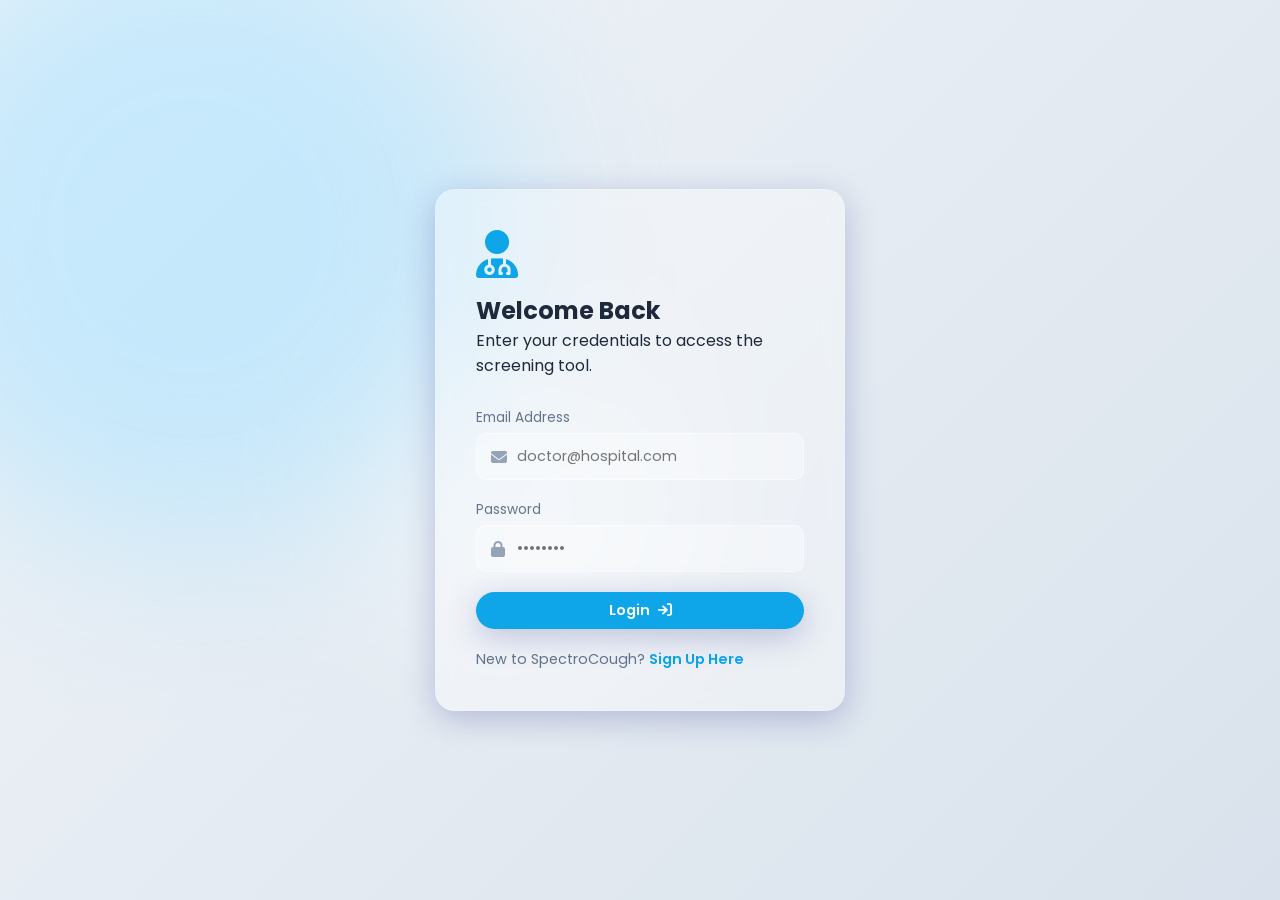
<file: frontend/login.html>
<!DOCTYPE html>
<html lang="en">
<head>
    <meta charset="UTF-8">
    <meta name="viewport" content="width=device-width, initial-scale=1.0">
    <title>Login | SpectroCough</title>
    
    <link rel="stylesheet" href="style.css">
    
    <link rel="preconnect" href="https://fonts.googleapis.com">
    <link rel="preconnect" href="https://fonts.gstatic.com" crossorigin>
    <link href="https://fonts.googleapis.com/css2?family=Poppins:wght@300;400;500;600;700&display=swap" rel="stylesheet">
    <link rel="stylesheet" href="https://cdnjs.cloudflare.com/ajax/libs/font-awesome/6.4.0/css/all.min.css">
</head>
<body class="login-body">
    <div class="bg-shape shape-1"></div>
    <div class="bg-shape shape-3"></div>

    <main class="login-container">
        <div class="glass-card auth-card">
            
            <div class="auth-header">
                <i class="fa-solid fa-user-doctor auth-icon"></i>
                <h2 id="form-title">Welcome Back</h2>
                <p id="form-subtitle">Enter your credentials to access the screening tool.</p>
            </div>

            <form id="login-form" onsubmit="handleLogin(event)">
                <div class="form-group">
                    <label for="login-email">Email Address</label>
                    <div class="input-wrapper">
                        <i class="fa-solid fa-envelope input-icon"></i>
                        <input type="email" id="login-email" class="glass-input" placeholder="doctor@hospital.com" required>
                    </div>
                </div>

                <div class="form-group">
                    <label for="login-pass">Password</label>
                    <div class="input-wrapper">
                        <i class="fa-solid fa-lock input-icon"></i>
                        <input type="password" id="login-pass" class="glass-input" placeholder="••••••••" required>
                    </div>
                </div>

                <button type="submit" class="glass-btn primary-btn full-width">
                    Login <i class="fa-solid fa-arrow-right-to-bracket"></i>
                </button>

                <p class="toggle-auth">
                    New to SpectroCough? <span onclick="showSignup()">Sign Up Here</span>
                </p>
            </form>

            <form id="signup-form" class="hidden" onsubmit="handleSignup(event)">
                <div class="form-group">
                    <label for="signup-name">Full Name</label>
                    <div class="input-wrapper">
                        <i class="fa-solid fa-user input-icon"></i>
                        <input type="text" id="signup-name" class="glass-input" placeholder="Dr. John Doe" required>
                    </div>
                </div>

                <div class="form-group">
                    <label for="signup-email">Email Address</label>
                    <div class="input-wrapper">
                        <i class="fa-solid fa-envelope input-icon"></i>
                        <input type="email" id="signup-email" class="glass-input" placeholder="doctor@hospital.com" required>
                    </div>
                </div>

                <div class="form-group">
                    <label for="signup-pass">Create Password</label>
                    <div class="input-wrapper">
                        <i class="fa-solid fa-lock input-icon"></i>
                        <input type="password" id="signup-pass" class="glass-input" placeholder="••••••••" required>
                    </div>
                </div>

                <button type="submit" class="glass-btn primary-btn full-width">
                    Create Account <i class="fa-solid fa-user-plus"></i>
                </button>

                <p class="toggle-auth">
                    Already have an account? <span onclick="showLogin()">Login Here</span>
                </p>
            </form>

        </div>
    </main>
    
    <script src="script.js"></script>
</body>
</html>
</file>
<file: frontend/style.css>
/* =========================================
   1. VARIABLES & THEME SETUP
   ========================================= */
   :root {
    /* --- Colors --- */
    --bg-gradient: linear-gradient(135deg, #f0f4f8 0%, #d9e2ec 100%);
    
    /* Glass Effect Variables */
    --glass-bg: rgba(255, 255, 255, 0.35);
    --glass-border: rgba(255, 255, 255, 0.2);
    --glass-shadow: 0 8px 32px 0 rgba(31, 38, 135, 0.25);
    --blur-amt: 10px;

    /* Text Colors */
    --text-primary: #1e293b;   /* Slate 800 */
    --text-secondary: #64748b; /* Slate 500 */
    --text-light: #94a3b8;     /* Slate 400 */

    /* Brand Colors */
    --primary: #0ea5e9;        /* Sky Blue */
    --primary-dark: #0284c7;   /* Darker Blue */
    --primary-glow: rgba(14, 165, 233, 0.4);
    
    /* Status Colors */
    --success: #10b981;        /* Emerald Green */
    --warning: #f59e0b;        /* Amber */
    --danger: #ef4444;         /* Red */

    /* --- Spacing & Layout --- */
    --nav-height: 10px;
    --border-radius: 20px;
}

/* =========================================
   2. GLOBAL RESET & BODY
   ========================================= */
* {
    margin: 0;
    padding: 0;
    box-sizing: border-box;
    font-family: 'Poppins', sans-serif;
}

body {
    background: var(--bg-gradient);
    min-height: 100vh;
    color: var(--text-primary);
    overflow-x: hidden;
    position: relative;
    padding-top: var(--nav-height); /* Prevent content hiding behind nav */
    background-attachment: fixed; 
}

a { text-decoration: none; color: inherit; }
ul { list-style: none; }

/* =========================================
   3. BACKGROUND SHAPES (ANIMATED)
   ========================================= */
.bg-shape {
    position: fixed;
    border-radius: 50%;
    filter: blur(80px);
    z-index: -1;
    opacity: 0.75;
    animation: floatShape 10s infinite alternate;
    pointer-events: none;
}


.shape-1 {
    top: -10%; left: -10%;
    width: 50vw; height: 50vw;
    background: #bae6fd;
}

.shape-2 {
    bottom: -10%; right: -10%;
    width: 40vw; height: 40vw;
    background: #e0f2fe;
    animation-delay: 2s;
}

.shape-3 {
    top: 40%; left: 30%;
    width: 25vw; height: 25vw;
    background: #ffffff;
    opacity: 0.4;
    animation-delay: 4s;
}

@keyframes floatShape {
    0% { transform: translate(0, 0); }
    100% { transform: translate(30px, 50px); }
}

/* =========================================
   4. GLASSMORPHISM UTILITIES
   ========================================= */
.glass-nav, .glass-card, .glass-btn, .metric-box,.glass-panel, .glass-table {
    background: var(--glass-bg);
    backdrop-filter: blur(var(--blur-amt));
    -webkit-backdrop-filter: blur(var(--blur-amt));
    border: 1px solid var(--glass-border);
    box-shadow: var(--glass-shadow);
    border-radius: var(--border-radius);
}


/* =========================================
   5. NAVIGATION BAR
   ========================================= */
.glass-nav {
    display: flex;
    justify-content: space-between;
    align-items: center;
    padding: 0 2rem;
    height: 70px;
    position: relative;
    top: 20px;
    left: 50%;
    transform: translateX(-50%);
    width: 92%;
    max-width: 1400px;
    z-index: 1000;
    background: transparent !important;
}

/* Nav Left (Logo) */
.nav-left .logo-container {
    display: flex;
    align-items: center;
    gap: px;
    font-size: 1.5rem;
    font-weight: 700;
    color: var(--primary-dark);
}
.logo-icon { font-size: 1.8rem; color: var(--primary); }

/* ===== CUSTOM LOGO ICON ===== */

/*.logo-container {
    display: flex;
    align-items: center;
    gap: 6px;
}*/

.logo-icon-img {
    width: 70px;          /* control size */
    height: 70px;

    object-fit: contain;

    display: block;

    /* optional polish */
    filter: drop-shadow(0 2px 4px rgba(0,0,0,0.2));
    border-radius: 8px;
    backdrop-filter: blur(4px);
}

/* Nav Center (Links) */
.nav-center {
    display: flex;
    gap: 30px;
}

.nav-link {
    font-weight: 500;
    font-size: 0.95rem;
    color: var(--text-primary);
    transition: 0.3s;
    position: relative;
    padding: 5px 10px;
}

.nav-link:hover, .nav-link.active {
    color: var(--primary);
}

.nav-link.active::after {
    content: '';
    position: absolute;
    bottom: 0; left: 0;
    width: 100%; height: 2px;
    background: var(--primary);
    border-radius: 2px;
}

/* Locked State */
.nav-link.locked {
    color: var(--text-light);
    cursor: not-allowed;
}
.nav-link.locked i { font-size: 0.75rem; margin-left: 4px; }

/* Sub-links (Deep Dive pages) */
.secondary-link { font-size: 0.85rem; }

/* Nav Right (Auth) */
.nav-right { display: flex; align-items: center; gap: 15px; }

#user-profile {
    display: flex;
    align-items: center;
    gap: 10px;
    font-weight: 600;
    color: var(--primary-dark);
}

.icon-btn {
    background: none; border: none;
    color: var(--danger);
    font-size: 1.1rem; cursor: pointer;
    transition: 0.2s;
}
.icon-btn:hover { transform: scale(1.1); }

/* =========================================
   6. BUTTONS & INPUTS
   ========================================= */
.glass-btn {
    padding: 8px 20px;
    font-size: 0.9rem;
    font-weight: 600;
    color: var(--primary-dark);
    cursor: pointer;
    transition: all 0.3s ease;
    display: inline-flex;
    align-items: center;
    gap: 8px;
    background: rgba(255,255,255,0.5);
}

.glass-btn:hover {
    background: var(--primary);
    color: white;
    box-shadow: 0 5px 15px var(--primary-glow);
    border-color: transparent;
}

.glass-btn-large {
    padding: 15px 35px;
    font-size: 1.1rem;
    border-radius: 50px;
}

.primary-btn {
    background: var(--primary);
    color: white;
    border: none;
}
.primary-btn:hover { background: var(--primary-dark); }

.full-width { width: 100%; justify-content: center; }

.glass-input {
    width: 100%;
    padding: 12px 15px;
    padding-left: 40px; /* Space for icon */
    border: 1px solid rgba(255,255,255,0.5);
    background: rgba(255,255,255,0.3);
    border-radius: 10px;
    outline: none;
    font-size: 0.9rem;
    transition: 0.3s;
}

.glass-input:focus {
    background: rgba(255,255,255,0.8);
    border-color: var(--primary);
    box-shadow: 0 0 0 3px var(--primary-glow);
}

/* =========================================
   7. PAGE: LANDING (index.html)
   ========================================= */
.hero-section {
    display: flex;
    min-height: 90vh;
    align-items: center;
    width: 90%;
    max-width: 1400px;
    margin: 0 auto;
}

.hero-left { 
    width: 50%; 
    /*padding-right: 40px;*/
    display: flex;
    flex-direction: column;
    justify-content: center;
    align-items: center; /* Centers horizontally */
    text-align: center;  /* Centers text */
    padding-right: 0 !important; /* Reset previous padding */
}
.hero-right {
    width: 50%;
    position: relative;
    height: 600px; /* Make sure this is not auto or 0 */
    display: flex;
    justify-content: center;
    align-items: center;
}

.model-container {
    width: 100%;
    height: 100%;
}

.hero-title {
    font-size:clamp(2.8rem, 8vw, 5.5rem);
    line-height: 1.15;
    margin-bottom: 1rem;
    background: -webkit-linear-gradient(0deg, var(--primary-dark), var(--primary));
    -webkit-background-clip: text;
    -webkit-text-fill-color: transparent;
    word-break: break-word;
}

.hero-tagline { font-size: 1.25rem; color: var(--text-secondary); margin-bottom: 1.5rem; font-weight: 400; }
.hero-desc { font-size: 1rem; color: var(--text-secondary); line-height: 1.7; margin-bottom: 2.5rem; max-width: 90%; }

/* 3D Model Animation */
.model-glow {
    position: absolute; width: 350px; height: 350px;
    background: var(--primary-glow); filter: blur(90px);
    border-radius: 50%; z-index: 0;
    animation: pulseGlow 4s infinite alternate;
}

.rotating-model {
    width: 100%; max-width: 450px; z-index: 2;
    animation: rotate3D 15s linear infinite;
    filter: drop-shadow(0 20px 30px rgba(0,0,0,0.15));
}

@keyframes rotate3D { from { transform: rotateY(0deg); } to { transform: rotateY(360deg); } }
@keyframes pulseGlow { from { opacity: 0.5; transform: scale(0.9); } to { opacity: 0.8; transform: scale(1.1); } }

/* Features Grid */
.features-section { padding: 4rem 5%; text-align: center; max-width: 1400px; margin: 0 auto; }
.section-title { font-size: 2.5rem; margin-bottom: 3rem; color: var(--text-primary); }

.features-grid {
    display: grid;
    grid-template-columns: repeat(4, 1fr);
    gap: 25px;
}

.feature-card {
    padding: 25px; text-align: center;
    transition: transform 0.3s;
}
.feature-card:hover { transform: translateY(-8px); background: rgba(255,255,255,0.8); }

.feature-icon { font-size: 2rem; color: var(--primary); margin-bottom: 15px; }
.feature-card h4 { font-size: 1.1rem; margin-bottom: 8px; }
.feature-card p { font-size: 0.85rem; color: var(--text-secondary); }

/* Steps */
.steps-section { padding: 4rem 5%; background: rgba(255,255,255,0.15); }
.steps-container { display: flex; justify-content: center; align-items: center; gap: 20px; flex-wrap: wrap; }
.step-box { background: white; padding: 15px 30px; border-radius: 50px; font-weight: 600; color: var(--primary-dark); box-shadow: 0 4px 10px rgba(0,0,0,0.05); }
.step-arrow { color: var(--text-light); font-size: 1.5rem; }

/* as */
.metrics-section { padding: 4rem 5%; display: flex; justify-content: center; gap: 30px; flex-wrap: wrap; }
.metric-box { padding: 30px; width: 220px; text-align: center; }
.metric-box h3 { font-size: 2.5rem; color: var(--primary-dark); margin-bottom: 5px; }

/* =========================================
   8. PAGE: LOGIN (login.html)
   ========================================= */
/* --- UPDATE in style.css --- */

.login-body {
    display: flex;
    justify-content: center;
    align-items: center;
    min-height: 100vh;
    padding-top: 0 !important; /* OVERRIDE global body padding */
    background: var(--bg-gradient);
    overflow: hidden; /* Prevents scrollbars */
}

.login-container {
    width: 100%;
    max-width: 450px; /* Limits width for perfect centering */
    padding: 20px;
    z-index: 10;
}

.auth-card {
    width: 100%;
    padding: 40px;
    /* Optional: Slight animation when switching */
    transition: all 0.3s ease-in-out;
}

/* Ensure hidden forms take up zero space */
.hidden {
    display: none !important;
}
.auth-header { margin-bottom: 30px; }
.auth-icon { font-size: 3rem; color: var(--primary); margin-bottom: 15px; }

.form-group { margin-bottom: 20px; text-align: left; }
.form-group label { display: block; font-size: 0.85rem; margin-bottom: 5px; color: var(--text-secondary); }

.input-wrapper { position: relative; }
.input-icon { position: absolute; left: 15px; top: 50%; transform: translateY(-50%); color: var(--text-light); }

.toggle-auth { margin-top: 20px; font-size: 0.9rem; color: var(--text-secondary); }
.toggle-auth span { color: var(--primary); font-weight: 600; cursor: pointer; }
.hidden { display: none; }

/* =========================================
   9. PAGE: SCREENING (screening.html)
   ========================================= */
.screening-container { 
    width: 100%; 
    max-width: 1200px; 
    margin: 50px auto; 
    text-align: center;
    /* Animation settings */
    opacity: 0;
    background: transparent;
    animation: fadeSlideUp 0.8s cubic-bezier(0.2, 0.8, 0.2, 1) forwards;
    position: relative;
    z-index: 2;
}

/* 2. Keyframes for the slide-up effect */
@keyframes fadeSlideUp {
    from { opacity: 0; transform: translateY(30px); }
    to { opacity: 1; transform: translateY(0); }
}
.page-title { font-size: 2.5rem; margin-bottom: 40px; color: var(--text-primary); }

.panels-wrapper { 

    display: flex;
    gap: 40px;

    margin-top: 40px;

    position: relative;
    z-index: 2;   /* brings above bg shapes properly */   
    min-height: 500px;
}
.screening-panel {
    flex: 1;
    padding: 25px;

    display: flex;
    flex-direction: column;
    align-items: center;

    /* CRITICAL GLASS FIX */
    background: rgba(255, 255, 255, 0.25) !important;

    backdrop-filter: blur(18px);
    -webkit-backdrop-filter: blur(18px);

    border: 1px solid rgba(255,255,255,0.3);

    box-shadow: 0 15px 40px rgba(14,165,233,0.15);

    border-radius: 20px;

    transition: all 0.4s cubic-bezier(0.25, 0.8, 0.25, 1);
}

.screening-panel:hover {
    transform: translateY(-10px); /* Lift up */
    box-shadow: 0 20px 40px rgba(14, 165, 233, 0.2);
    border-color: var(--primary);
}

.panel-header { margin-bottom: 20px; color: var(--primary-dark); }
.panel-icon { font-size: 2.5rem; margin-bottom: 10px; }

.panel-note {
    background: rgba(239, 68, 68, 0.1); color: var(--danger);
    padding: 10px 15px; border-radius: 10px; font-size: 0.85rem;
    margin-bottom: 30px; width: 100%;
}

.injection-box {
    width: 100%; flex-grow: 1;
    background: transparent;   /* 🔥 THIS WAS KILLING GLASS */
    
    border: 2px dashed rgba(255,255,255,0.4);

    backdrop-filter: blur(6px);
    display: flex; flex-direction: column; justify-content: center; align-items: center;
    margin-bottom: 20px; cursor: pointer; transition: 0.3s;
}
.injection-box:hover { border-color: var(--primary); background: rgba(14, 165, 233, 0.05); }
.upload-icon { font-size: 3rem; color: #cbd5e1; margin-bottom: 15px; }

/* =========================================
   PREMIUM AI LOADING SCREEN
========================================= */

.processing-overlay{

    position:fixed;

    inset:0;

    display:flex;

    justify-content:center;

    align-items:center;

    background:rgba(8,18,40,.40);

    backdrop-filter:blur(28px);

    -webkit-backdrop-filter:blur(28px);

    z-index:999999;

    overflow:hidden;

}

.processing-overlay::before{

    content:"";

    position:absolute;

    inset:0;

    background:

    radial-gradient(

        circle,

        rgba(14,165,233,.08),

        transparent 65%

    );

    animation:overlayPulse 4s infinite;

}

@keyframes overlayPulse{

0%{

opacity:.4;

}

50%{

opacity:1;

}

100%{

opacity:.4;

}

}

.loading-content{

    display:flex;

    flex-direction:column;

    justify-content:center;

    align-items:center;

    text-align:center;

    width:100%;

    height:100%;

    z-index:2;

}

.loading-animation{

    width:280px;

    height:280px;

    margin-bottom:35px;

}

.ai-core{

    position:absolute;

    inset:50% auto auto 50%;

    transform:translate(-50%,-50%);

    width:120px;

    height:120px;

    border-radius:50%;

    display:flex;

    justify-content:center;

    align-items:center;

    background:linear-gradient(
        135deg,
        #0ea5e9,
        #2563eb
    );

    box-shadow:
        0 0 30px rgba(14,165,233,.55),
        inset 0 0 25px rgba(255,255,255,.25);

    animation:
        aiPulse 2.3s infinite;
}

.ai-core i{

    color:white;

    font-size:3.2rem;

}

.pulse-ring{

    position:absolute;

    inset:50% auto auto 50%;

    transform:translate(-50%,-50%);

    width:110px;

    height:110px;

    border-radius:50%;

    border:2px solid rgba(14,165,233,.55);

    animation:
        ringExpand 2.6s infinite;

}

.ring2{

    animation-delay:1.3s;

}

@keyframes ringExpand{

0%{

transform:translate(-50%,-50%) scale(.8);

opacity:1;

}

100%{

transform:translate(-50%,-50%) scale(2.3);

opacity:0;

}

}

@keyframes aiPulse{

0%{

transform:translate(-50%,-50%) scale(.95);

}

50%{

transform:translate(-50%,-50%) scale(1.08);

}

100%{

transform:translate(-50%,-50%) scale(.95);

}

}

.mic-mode .ai-core{

    background:
    linear-gradient(
        135deg,
        #10b981,
        #06b6d4
    );

}

.mic-mode .pulse-ring{

    border-color:
    rgba(16,185,129,.6);

}




#loading-title{

    margin-top:20px;

    color:white;

    font-size:2rem;

    font-weight:700;

    letter-spacing:.5px;

}

#loading-status{

    margin-top:18px;

    color:#dbeafe;

    font-size:1.05rem;

    min-height:30px;

    animation:textPulse 1.5s infinite;

}


@keyframes textPulse{

0%{

opacity:.5;

}

50%{

opacity:1;

}

100%{

opacity:.5;

}

}
.hidden{
    display:none !important;
}
/* =========================================
   10. PAGE: RESULT (result.html)
   ========================================= */
.result-container { width: 90%; max-width: 1000px; margin: 50px auto; }

.result-main-card { padding: 50px; text-align: center; margin-bottom: 40px; }
.result-header { margin-bottom: 30px; }
.badge {
    padding: 5px 15px; border-radius: 50px; font-size: 0.85rem; font-weight: 600;
    display: inline-block; margin-bottom: 10px;
}
.badge.success { background: rgba(16, 185, 129, 0.15); color: var(--success); }
.badge.warning { background: rgba(245, 158, 11, 0.15); color: var(--warning); }
.badge.danger { background: rgba(239, 68, 68, 0.15); color: var(--danger); }
#panel-badge { background: #e0f2fe; color: var(--primary-dark); }

.prediction-display { display: flex; flex-direction: column; align-items: center; }
.icon-ring-large {
    width: 100px; height: 100px; border-radius: 50%;
    background: rgba(239, 68, 68, 0.1); color: var(--danger);
    display: flex; justify-content: center; align-items: center;
    font-size: 3rem; margin-bottom: 20px;
}

.disease-name { font-size: 3rem; font-weight: 800; color: var(--text-primary); margin-bottom: 30px; }

.probability-container { width: 80%; margin-bottom: 30px; }
.prob-labels { display: flex; justify-content: space-between; margin-bottom: 8px; font-weight: 600; }
.progress-bar-bg { width: 100%; height: 12px; background: #e2e8f0; border-radius: 10px; overflow: hidden; }
.progress-bar-fill { height: 100%; background: var(--danger); border-radius: 10px; transition: width 1s ease; }

/* ========================================
   DIFFERENTIAL PROBABILITY BARS
======================================== */

#probability-breakdown {
    display: flex;
    flex-direction: column;
    gap: 18px;
    margin-top: 25px;
}

.probability-card {

    padding: 16px 18px;

    background: rgba(255,255,255,0.22);

    border: 1px solid rgba(255,255,255,0.25);

    backdrop-filter: blur(12px);

    border-radius: 18px;

    transition: all 0.35s ease;
}

.probability-card:hover {

    transform: translateY(-3px);

    box-shadow:
        0 10px 25px rgba(14,165,233,0.15);
}

.winner-card {

    border: 1px solid rgba(14,165,233,0.5);

    box-shadow:
        0 0 25px rgba(14,165,233,0.18);
}

.probability-header {

    display: flex;

    justify-content: space-between;

    align-items: center;

    margin-bottom: 10px;
}

.probability-name {

    font-weight: 700;

    font-size: 1rem;

    color: var(--text-primary);

    letter-spacing: 0.5px;
}

.probability-value {

    font-weight: 700;

    color: var(--primary-dark);
}

.probability-bar-bg {

    width: 100%;

    height: 12px;

    background: rgba(226,232,240,0.8);

    border-radius: 999px;

    overflow: hidden;
}

.probability-bar-fill {

    height: 100%;

    border-radius: 999px;

    background:
        linear-gradient(
            90deg,
            var(--primary-dark),
            var(--primary)
        );

    transition:
        width 1s ease;
}

.action-grid { display: grid; grid-template-columns: repeat(3, 1fr); gap: 20px; }
.action-card {
    padding: 25px; display: flex; flex-direction: column; align-items: center; text-align: center;
    height: 100%; justify-content: space-between;
}
.action-card::before {
    display: none !important;
}

.action-card {
    background: rgba(255,255,255,0.14) !important;
    border: 1px solid rgba(255,255,255,0.18);
    transition: all 0.35s ease;
}

.action-card:hover {
    transform: translateY(-4px);
    background: rgba(255,255,255,0.18) !important;
    box-shadow: 0 10px 25px rgba(14,165,233,0.12);
    color: steelblue;
}
.action-icon { font-size: 2rem; color: var(--primary); margin-bottom: 15px; }
.action-arrow { margin-top: 15px; opacity: 0; transition: 0.3s; }
.action-card:hover .action-arrow { opacity: 1; transform: translateX(5px); }

/* =========================================
   11. PAGE: REPORT (report.html)
   ========================================= */
.report-container { width: 90%; max-width: 1200px; margin: 50px auto; }
.report-card { padding: 30px; }
.report-header { display: flex; justify-content: space-between; align-items: center; margin-bottom: 30px; }

.table-responsive { overflow-x: auto; }
.glass-table { width: 100%; border-collapse: collapse; }
.glass-table th, .glass-table td { padding: 15px 20px; text-align: left; border-bottom: 1px solid rgba(255,255,255,0.4); }
.glass-table th { background: rgba(14, 165, 233, 0.1); color: var(--primary-dark); font-weight: 600; }
.glass-table tr:hover td { background: rgba(255,255,255,0.3); }

.status-badge { padding: 4px 12px; border-radius: 4px; font-size: 0.8rem; font-weight: 600; }
.status-badge.danger { color: var(--danger); background: rgba(239,68,68,0.1); }
.status-badge.warning { color: var(--warning); background: rgba(245,158,11,0.1); }
.status-badge.success { color: var(--success); background: rgba(16,185,129,0.1); }

/* =========================================
   12. PAGE: EXPLANATORY LAB (explanatory.html)
   ========================================= */
.lab-container { width: 90%; max-width: 1100px; margin: 50px auto; }
.lab-header { text-align: center; margin-bottom: 40px; }

.definitions-grid { display: grid; grid-template-columns: 1fr 1fr; gap: 30px; margin-bottom: 50px; }
.def-card { padding: 30px; position: relative; overflow: hidden; }
.def-card.layman { border-left: 5px solid var(--primary); }
.def-card.scientific { border-left: 5px solid var(--primary-dark); }
.card-icon { position: absolute; top: 20px; right: 20px; font-size: 3rem; opacity: 0.1; }

.metrics-grid { display: grid; grid-template-columns: repeat(3, 1fr); gap: 20px; }
.metric-item{

    padding:24px;

    display:flex;
    flex-direction:column;
    justify-content:center;
    align-items:center;

    text-align:center;

    min-height:170px;

    background:rgba(255,255,255,.24);

    border:1px solid rgba(255,255,255,.28);

    backdrop-filter:blur(18px);
    -webkit-backdrop-filter:blur(18px);

    border-radius:20px;

    box-shadow:
        0 15px 40px rgba(14,165,233,.12);

    transition:
        transform .35s ease,
        box-shadow .35s ease,
        border-color .35s ease;
}
.metric-item:hover{

    transform:translateY(-6px);

    border-color:rgba(14,165,233,.45);

    box-shadow:
        0 20px 45px rgba(14,165,233,.18);
}
.metric-value{

    font-size:2rem;

    font-weight:800;

    margin:12px 0;

    color:var(--primary);

    letter-spacing:.5px;
}
.metric-unit { font-size: 0.8rem; color: var(--text-light); }

/* =========================================
   13. PAGE: VISUAL AIDS (visual_aids.html)
   ========================================= */
.visuals-container { width: 90%; max-width: 1100px; margin: 50px auto; }
.comparison-grid { display: grid; grid-template-columns: 1fr 1fr; gap: 40px; margin-bottom: 40px; }
.visual-card { padding: 20px; }
.visual-card.warning-border { border: 2px solid var(--warning); }

.img-container {
    width: 100%; height: 250px; background: #000;
    margin: 15px 0; border-radius: 10px; overflow: hidden; display: flex; align-items: center; justify-content: center;
}

.spectrogram-img {
    width: 100%;
    height: 100%;
    object-fit: contain;
    background: black;
}
.visual-desc { font-size: 0.9rem; line-height: 1.6; }

/* Waveform Animation Simulation */
.waveform-section { padding: 30px; text-align: center; }
.waveform-placeholder {
    height: 100px; display: flex; justify-content: center; align-items: center; gap: 5px; margin: 20px 0;
}
.wave-bar { width: 8px; background: var(--primary); border-radius: 4px; animation: waveAnim 1s ease-in-out infinite; }
.wave-bar:nth-child(odd) { animation-duration: 1.2s; background: var(--primary-dark); }
@keyframes waveAnim { 0%, 100% { height: 20%; } 50% { height: 100%; } }

/* =========================================
   14. PAGE: LOGIC (what_changed.html)
   ========================================= */
/*=========================================
  COUNTERFACTUAL LOGIC PAGE
=========================================*/

.logic-container{

    width:92%;

    max-width:1300px;

    margin:55px auto;
}

.logic-grid{

    display:flex;

    flex-direction:column;

    gap:40px;
}

.logic-section{

    display:flex;

    flex-direction:column;

    gap:18px;
}

.logic-title{

    font-size:1.7rem;

    font-weight:700;

    color:var(--text-primary);

    margin-bottom:5px;
}

.logic-title span{

    color:var(--primary-dark);
}

.logic-feature-panel{

    padding:25px;

    display:grid;

    grid-template-columns:
    repeat(auto-fit,minmax(250px,1fr));

    gap:18px;
}

.cf-feature-card{

    background:
    rgba(255,255,255,0.18);

    border:

    1px solid rgba(255,255,255,.25);

    border-radius:18px;

    padding:18px;

    transition:.3s;
}

.cf-feature-card:hover{

    transform:translateY(-4px);

    box-shadow:

    0 10px 30px rgba(14,165,233,.15);
}

.cf-feature-name{

    font-size:1rem;

    font-weight:700;

    margin-bottom:15px;

    color:var(--primary-dark);

    letter-spacing:.5px;
}

.cf-feature-values{

    display:flex;

    justify-content:space-between;

    gap:15px;

    text-align:center;
}

.cf-feature-values span{

    display:block;

    font-size:.75rem;

    opacity:.75;

    margin-bottom:6px;
}

.cf-feature-values strong{

    display:block;

    font-size:1rem;
}

.cf-feature-values small{

    display:block;

    color:var(--primary-dark);

    margin-top:4px;
}

.logic-explanation-panel{

    padding:28px;
}

.logic-explanation-panel h3{

    display:flex;

    align-items:center;

    gap:10px;

    margin-bottom:18px;

    color:var(--primary-dark);
}

.logic-description{

    line-height:1.9;

    font-size:.98rem;

    white-space:pre-line;

    text-align:justify;
}

.logic-description br{

    margin-bottom:10px;
}

/* =========================================
   15. PAGE: ABOUT (about.html)
   ========================================= */
.about-container { width: 90%; max-width: 1200px; margin: 50px auto; }
.about-hero { text-align: center; margin-bottom: 60px; max-width: 800px; margin-left: auto; margin-right: auto; }
.about-desc { font-size: 1.1rem; line-height: 1.8; color: var(--text-secondary); }

.tech-grid{

display:grid;

grid-template-columns:repeat(3,minmax(260px,1fr));

gap:30px;

margin-bottom:80px;
}
.tech-card { padding: 30px; text-align: center; }
.tech-icon { font-size: 2.5rem; color: var(--primary); margin-bottom: 20px; }

.team-grid { display: grid; grid-template-columns: repeat(4, 1fr); gap: 20px; margin-bottom: 40px; }
.member-card { padding: 25px; text-align: center; transition: 0.3s; }
.member-card:hover { transform: translateY(-5px); }
.avatar-circle {
    width: 80px; height: 80px; background: var(--primary); color: white;
    border-radius: 50%; font-size: 1.5rem; font-weight: 700;
    display: flex; justify-content: center; align-items: center; margin: 0 auto 15px;
}
.role { font-size: 0.85rem; color: var(--text-light); text-align: center;}

.guide-box { text-align: center; padding: 30px; max-width: 400px; margin: 0 auto; }

.face-secondary{

display:flex;

justify-content:center;

align-items:center;

text-align:center;

padding:30px;
}

.content{

width:100%;

display:flex;

flex-direction:column;

align-items:center;

justify-content:center;

gap:12px;
}

.dev-socials{

display:flex;

justify-content:center;

align-items:center;

gap:20px;

margin-top:12px;

font-size:1.5rem;
}

/* =========================================
   16. FOOTER & CHATBOT
   ========================================= */
.glass-footer { text-align: center; padding: 25px; margin-top: 5px; color: var(--text-secondary); font-size: 0.85rem; }
.disclaimer-note strong { color: var(--warning); }

/* Chatbot Widget */
.chatbot-container { position: fixed; bottom: 30px; right: 30px; z-index: 2000; cursor: pointer; }

@keyframes ping { 0% { transform: scale(1); opacity: 0.8; } 100% { transform: scale(1.6); opacity: 0; } }

.chatbot-label {
    position: absolute; bottom: -5px; left: 50%; transform: translateX(-50%);
    background: white; padding: 2px 8px; border-radius: 10px;
    font-size: 0.75rem; font-weight: 700; box-shadow: 0 2px 5px rgba(0,0,0,0.1);
}

/* Update the .chatbot-icon size if you want it slightly bigger for 3D */
.chatbot-icon{

    width:72px;
    height:72px;

    display:flex;
    justify-content:center;
    align-items:center;

    background:transparent !important;

    border:none;

    box-shadow:none;

    overflow:visible;

    cursor:pointer;

    transition:
        transform .28s cubic-bezier(.2,.9,.2,1),
        filter .28s ease;

}

.chatbot-icon:hover{

    transform:
        translateY(-6px)
        scale(1.10);

    filter:
        drop-shadow(0 10px 18px rgba(14,165,233,.35));

}

/* NEW CLASS for the tiny model */
.tiny-robot-model{

    width:100%;
    height:100%;

    background:transparent !important;

    pointer-events:none;

    margin:0;

}

.tiny-robot-model::part(default-progress-bar){
    display:none;
}

.tiny-robot-model{

    --poster-color: transparent;

}

/* --- UPDATED: Flash Cards Pop Animation --- */
.feature-card.pop-effect {
    overflow: visible !important; /* Allow image to pop out */
    padding-top: 0;
    margin-top: 40px; /* Space for the pop */
    transition: transform 0.3s cubic-bezier(0.175, 0.885, 0.32, 1.275);
    display: flex;
    flex-direction: column;
    align-items: center;
}

.card-img-top {
    width: 100%;
    display: flex;
    justify-content: center;
    margin-top: -30px; /* Pull image up */
    margin-bottom: 15px;
}

.card-img-top img {
    width: 80px;
    height: 80px;
    border-radius: 50%;
    object-fit: cover;
    border: 4px solid white;
    box-shadow: 0 5px 15px rgba(0,0,0,0.1);
    transition: all 0.4s ease;
}

/* Hover Effect: Image Gets Big & Pops */
.feature-card.pop-effect:hover .card-img-top img {
    transform: scale(1.4) translateY(-15px);
    box-shadow: 0 15px 30px rgba(14, 165, 233, 0.4);
}

/* --- UPDATED: Steps Animation --- */
/*.animate-step {
    opacity: 0;
    animation: slideUpFade 0.6s ease forwards;
    animation-delay: calc(var(--i) * 0.2s);
}

@keyframes slideUpFade {
    from { opacity: 0; transform: translateY(30px); }
    to { opacity: 1; transform: translateY(0); }
}*/

.animate-step {
    opacity: 0;
    animation: fadeInUp 0.6s ease forwards;
    animation-delay: calc(var(--i) * 0.2s);
}

@keyframes fadeInUp {
    from {
        opacity: 0;
        transform: translateY(20px);
    }
    to {
        opacity: 1;
        transform: translateY(0);
    }
}
/* --- NEW: Chatbot Overlay System --- */
.chatbot-trigger {
    /*position: fixed; bottom: 30px; right: 30px;*/
    width: 70px; height: 70px;
    background: white; border-radius: 50%;
    box-shadow: 0 0 20px rgba(14, 165, 233, 0.4);
    cursor: pointer; z-index: 2000;
    overflow: hidden;
}

.tiny-bot { 
    width: 100%; 
    height: 100%; 
    pointer-events: none;
}

/* The Overlay */
.chat-overlay {
    position: fixed; top: 0; left: 0; width: 100%; height: 100%;
    z-index: 5000;
    display: flex; justify-content: center; align-items: center;
    visibility: hidden; opacity: 0;
    transition: all 0.3s ease;
}

.chat-overlay.hidden { pointer-events: none; }
.chat-overlay.active { visibility: visible; opacity: 1; pointer-events: auto; }

/* Blur Background */
.overlay-backdrop {
    position: absolute; top: 0; left: 0; width: 100%; height: 100%;
    background: rgba(255, 255, 255, 0.4);
    backdrop-filter: blur(15px); /* Strong Blur */
    -webkit-backdrop-filter: blur(15px);
}

/* Flex Container for Model + Chat */
.chat-interface-wrapper {
    position: relative; z-index: 5001;
    width: 80%; max-width: 1000px; height: 600px;
    display: flex; align-items: center; gap: 40px;
}

.chat-model-container {
    flex: 1; height: 100%;
    animation: slideInLeft 0.5s ease;
}

.chat-box-main {
    flex: 1;
    height: 100%;

    background: rgba(255, 255, 255, 0.25);  /* 🔥 transparent glass */
    
    backdrop-filter: blur(20px);
    -webkit-backdrop-filter: blur(20px);

    border: 1px solid rgba(255,255,255,0.4);

    border-radius: 20px;

    box-shadow: 0 20px 60px rgba(0,0,0,0.1);

    display: flex;
    flex-direction: column;
    overflow: hidden;

    position: relative;
    z-index: 2;
}

.chat-header{

    position:relative;

    padding:22px 24px;

    background:
        linear-gradient(
            135deg,
            var(--primary),
            var(--primary-dark)
        );

    color:white;

    border-bottom:1px solid rgba(255,255,255,.15);
}

.header-info{

    display:flex;

    flex-direction:column;

    align-items:flex-start;

    gap:5px;
}

.header-info h3{

    margin:0;

    font-size:1.05rem;

    font-weight:600;
}

.status{

    display:flex;

    align-items:center;

    gap:7px;

    font-size:.78rem;

    color:rgba(255,255,255,.9);

    letter-spacing:.3px;
}

.status i{

    font-size:8px;

    color:#90EE90;

    animation:pulseStatus 1.8s infinite;
}

@keyframes pulseStatus{

    0%{

        opacity:.4;
        transform:scale(.8);
    }

    50%{

        opacity:1;
        transform:scale(1.15);
    }

    100%{

        opacity:.4;
        transform:scale(.8);
    }
}

.chat-content {
    flex: 1;
    padding: 20px;
    overflow-y: auto;

    background: transparent;   /* 🔥 CRITICAL */

    display: flex;
    flex-direction: column;
    gap: 15px;
}

.chat-content::-webkit-scrollbar{

    width:7px;
}

.chat-content::-webkit-scrollbar-thumb{

    background:rgba(14,165,233,.35);

    border-radius:20px;
}

.chat-content::-webkit-scrollbar-thumb:hover{

    background:rgba(14,165,233,.55);
}

.chat-templates { display: flex; flex-wrap: wrap; gap: 8px; margin-top: 10px; }
.chat-templates button{

    padding:10px 16px;

    border-radius:20px;

    border:1px solid rgba(14,165,233,.25);

    background:rgba(255,255,255,.22);

    backdrop-filter:blur(12px);

    color:var(--primary-dark);

    transition:.25s;

    cursor:pointer;
}

.chat-templates button:hover{

    background:var(--primary);

    color:white;

    transform:translateY(-2px);
}

.chat-input-zone{

    padding:18px;

    display:flex;

    gap:14px;

    background:rgba(255,255,255,.18);

    backdrop-filter:blur(15px);

    border-top:1px solid rgba(255,255,255,.25);
}

.chat-input-zone input{

    flex:1;

    padding:14px 18px;

    border-radius:14px;

    border:1px solid rgba(255,255,255,.25);

    background:rgba(255,255,255,.28);

    backdrop-filter:blur(12px);

    color:var(--text-primary);

    outline:none;

    transition:.25s;
}

.chat-input-zone input:focus{

    border-color:var(--primary);

    box-shadow:0 0 18px rgba(14,165,233,.15);
}

.send-btn{

    width:52px;

    height:52px;

    border:none;

    border-radius:14px;

    background:
    linear-gradient(
        135deg,
        var(--primary),
        var(--primary-dark)
    );

    color:white;

    cursor:pointer;

    transition:.25s;

    box-shadow:
        0 12px 25px rgba(14,165,233,.22);
}

.send-btn:hover{

    transform:translateY(-3px);

    box-shadow:
        0 18px 35px rgba(14,165,233,.28);
}

.send-btn:active{

    transform:scale(.95);
}

/* =========================================
   GPT THINKING BUBBLE
========================================= */

.typing-message{

    display:flex;
    align-items:center;
    gap:8px;

    width:fit-content;

    max-width:80%;

    padding:14px 18px;

    border-radius:18px;

    background:rgba(255,255,255,.22);

    border:1px solid rgba(255,255,255,.35);

    backdrop-filter:blur(15px);

    animation:slideInLeft .3s ease;
}

.typing-dot{

    width:8px;
    height:8px;

    border-radius:50%;

    background:var(--primary);

    animation:typingBounce 1.2s infinite;
}

.typing-dot:nth-child(2){

    animation-delay:.2s;
}

.typing-dot:nth-child(3){

    animation-delay:.4s;
}

@keyframes typingBounce{

    0%,80%,100%{

        transform:translateY(0);

        opacity:.35;
    }

    40%{

        transform:translateY(-7px);

        opacity:1;
    }
}

/* =========================================
   CHAT BUBBLES
========================================= */

.user-msg{

    align-self:flex-end;

    max-width:78%;

    padding:14px 18px;

    border-radius:18px 18px 4px 18px;

    background:linear-gradient(
        135deg,
        var(--primary),
        var(--primary-dark)
    );

    color:white;

    font-size:.95rem;

    line-height:1.6;

    animation:slideInRight .25s ease;

    box-shadow:0 10px 25px rgba(14,165,233,.18);
}

.bot-msg{

    align-self:flex-start;

    max-width:80%;

    padding:14px 18px;

    border-radius:18px 18px 18px 4px;

    background:rgba(255,255,255,.25);

    backdrop-filter:blur(15px);

    border:1px solid rgba(255,255,255,.30);

    color:var(--text-primary);

    line-height:1.7;

    animation:slideInLeft .3s ease;

    box-shadow:0 12px 30px rgba(0,0,0,.05);
}

@keyframes slideInLeft { from { opacity: 0; transform: translateX(-50px); } to { opacity: 1; transform: translateX(0); } }
@keyframes slideInRight { from { opacity: 0; transform: translateX(50px); } to { opacity: 1; transform: translateX(0); } }


/* --- UPDATE: Add to bottom of style.css --- */
#processing-overlay {
    display: none; /* Strict default state */
}

/* Only show when we add the class via JS */
#processing-overlay.active {
    display: flex !important;
}


/* --- NEW SECTIONS STYLING --- */
.resolve-box{

    display:grid;

    grid-template-columns:repeat(2,1fr);

    gap:24px;

    padding:35px;

    align-items:stretch;

}
.resolve-item{

    display:flex;

    align-items:center;

    gap:18px;

    padding:22px;

    border-radius:18px;

    background:rgba(255,255,255,0.18);

    backdrop-filter:blur(14px);

    border:1px solid rgba(255,255,255,.25);

    transition:.35s ease;

}
.resolve-item:hover{

    transform:translateY(-6px);

    border-color:rgba(14,165,233,.45);

    box-shadow:0 12px 30px rgba(14,165,233,.15);

}
.resolve-icon{

    width:65px;
    height:65px;
    min-width:65px;
    align-items: center;
    align-content: center;
    display:grid;
    place-items:center;
    left : 10px;
    border-radius:16px;

    background:rgba(14,165,233,.12);

    color:var(--primary);

    font-size:1.45rem;

    flex-shrink:0;

    line-height:0;
}

.resolve-text h3{

    margin-bottom:8px;

}

.resolve-text p{

    line-height:1.7;

    color:var(--text-secondary);

}
.resolve-text h3 { color: var(--primary-dark); margin-bottom: 8px; }

/* --- 3D MORPHING CARD ENGINE (Strict Implementation) --- */
.developers-grid {
    display: grid;
    grid-template-columns: repeat(auto-fit, minmax(220px, 1fr));
    gap: 30px; margin-top: 50px;
    justify-items: center; /* Centers the stage in the grid cell */
}

.stage { perspective: 1200px; padding: 10px; }

.card-wrapper {
    width: 200px; height: 200px;
    display: flex; justify-content: center;
    position: relative; z-index: 1;
}

.dev-card {
    width: 180px; height: 100%;
    position: relative; transform-style: preserve-3d;
    border-radius: 50%; /* Start Oval */
    box-shadow: 0 15px 35px rgba(0,0,0,0.15), 0 5px 15px rgba(0,0,0,0.05);
    background: white; cursor: pointer;
    will-change: transform, border-radius, width;
}

/* The Animation Trigger Class */
.dev-card.animating {
    animation: full-sequence 2s cubic-bezier(0.645, 0.045, 0.355, 1) forwards;
}

.dev-card.opened{

    width:200px;

    border-radius:24px;

    transform:rotateY(360deg);

}

.card-face {
    position: absolute; top: 0; left: 0; width: 100%; height: 100%;
    border-radius: inherit; overflow: hidden;
    backface-visibility: hidden; -webkit-backface-visibility: hidden;
    display: flex; justify-content: center; align-items: center;
}

/* Face 1: Image */
.face-primary {
    z-index: 2; background: #fff;
    transform: translate(0, 0);
    transition: opacity 1.5s ease-out, transform 1.2s cubic-bezier(0.2, 0.8, 0.2, 1);
}
.profile-img { width: 100%; height: 100%; object-fit: cover; pointer-events: none; }

/* Face 2: Content */
.face-secondary {
    z-index: 3; background: #f1f5f9; /* Light slate background */
    flex-direction: column; text-align: center; padding: 1.5rem;
    opacity: 0;
}

.dev-card.opened .face-secondary{

    opacity:1;

}

.dev-card.opened .face-primary{

    opacity:0;

    transform:translate(50px,50px);

}
.dev-name { font-size: 1.1rem; font-weight: 800; color: var(--primary-dark); margin-bottom: 5px; opacity: 0; }
.dev-role { font-size: 0.85rem; font-weight: 500; color: var(--text-secondary); opacity: 0; }
.dev-socials { margin-top: 10px; color: var(--primary); gap: 10px; display: flex; opacity: 0; }

/* --- KEYFRAMES (Oval -> Spin -> Square) --- */
@keyframes full-sequence {
    0% { transform: translateY(0) rotateY(0deg); border-radius: 50%; width: 180px; }
    20% { transform: translateY(-25%) rotateY(0deg); border-radius: 50%; width: 180px; }
    50% { transform: translateY(-25%) rotateY(360deg); border-radius: 50%; width: 180px; }
    65% { transform: translateY(-25%) rotateY(360deg); border-radius: 24px; width: 200px; }
    85% { transform: translateY(0) rotateY(360deg); border-radius: 24px; width: 200px; }
    100% { transform: translateY(0) rotateY(360deg); border-radius: 24px; width: 200px; }
}

/* Content Entrance Animations */
.dev-card.animating .face-primary { animation: fade-out-image 2s linear forwards; }
.dev-card.animating .face-secondary { animation: fade-in-card 2s linear forwards; }
.dev-card.animating .dev-name, 
.dev-card.animating .dev-role,
.dev-card.animating .dev-socials {
    animation: content-entrance 0.6s cubic-bezier(0.175, 0.885, 0.32, 1.275) forwards;
    animation-delay: 1.4s;
}

.dev-card.opened .dev-name,
.dev-card.opened .dev-role,
.dev-card.opened .dev-socials{

    opacity:1;

    transform:none;

}

.dev-card{

    transition:
        width .45s ease,
        border-radius .45s ease,
        transform .45s ease;

}

@keyframes fade-out-image {
    0%, 60% { opacity: 1; transform: translate(0, 0); }
    70%, 100% { opacity: 0; transform: translate(50px, 50px); }
}
@keyframes fade-in-card {
    0%, 60% { opacity: 0; }
    70%, 100% { opacity: 1; }
}
@keyframes content-entrance {
    0% { opacity: 0; transform: rotate(45deg) scale(0.8); }
    100% { opacity: 1; transform: rotate(0deg) scale(1); }
}

/* --- NEW: Result Page Animations & Premium Styling --- */

/* 1. Virus Icon Pulse Animation */
#disease-icon {
    display: inline-block;
    animation: premiumPulse 3s infinite cubic-bezier(0.4, 0, 0.6, 1);
    filter: drop-shadow(0 0 15px rgba(239, 68, 68, 0.4));
}

@keyframes premiumPulse {
    0%, 100% { transform: scale(1); opacity: 1; }
    50% { transform: scale(1.15); opacity: 0.8; }
}

/* 2. Page Entrance Animations */
.animate-up {
    opacity: 0;
    transform: translateY(30px);
    animation: fadeInUp 0.8s cubic-bezier(0.2, 0.8, 0.2, 1) forwards;
}

@keyframes fadeInUp {
    to { opacity: 1; transform: translateY(0); }
}

/* 3. Detailed Probability Section */
.detailed-analysis {
    margin-top: 40px;
    padding-top: 30px;
    border-top: 1px solid rgba(0,0,0,0.05);
    text-align: left;
    width: 100%;
    max-width: 600px; /* Constrain width for better look */
    margin-left: auto; margin-right: auto;
}

.section-label {
    font-size: 0.9rem;
    color: var(--text-light);
    text-transform: uppercase;
    letter-spacing: 1px;
    margin-bottom: 20px;
    font-weight: 600;
}

.prob-row { margin-bottom: 15px; }

.prob-info {
    display: flex; justify-content: space-between;
    margin-bottom: 6px; font-weight: 600; font-size: 0.9rem;
}

.progress-track {
    height: 8px;
    background: #e2e8f0;
    border-radius: 10px;
    overflow: hidden;
    box-shadow: inset 0 1px 3px rgba(0,0,0,0.1);
}

.progress-fill {
    height: 100%;
    border-radius: 10px;
    transition: width 1.5s cubic-bezier(0.2, 0.8, 0.2, 1);
}
/* Color Utilities for bars */
.progress-fill.danger { background: var(--danger); box-shadow: 0 0 10px var(--danger); }
.progress-fill.warning { background: var(--warning); }
.progress-fill.success { background: var(--success); }

/* 4. Action Buttons (Resized & Animated) */
.action-grid {
    grid-template-columns: repeat(3, 1fr);
    gap: 15px; /* Tighter gap */
}

.action-card {
    padding: 20px 15px; /* Reduced padding for sleeker look */
    min-height: 160px; /* Fixed height for uniformity */
    opacity: 0; /* Start hidden for animation */
    animation: fadeInUp 0.6s ease forwards;
    display: flex; flex-direction: column; justify-content: center;
}

.action-card:nth-child(1) { animation-delay: 0.4s; }
.action-card:nth-child(2) { animation-delay: 0.5s; }
.action-card:nth-child(3) { animation-delay: 0.6s; }

.action-icon {
    font-size: 1.8rem; /* Slightly smaller icon */
    margin-bottom: 10px;
    background: rgba(14, 165, 233, 0.1);
    width: 50px; height: 50px;
    display: flex; justify-content: center; align-items: center;
    border-radius: 50%;
}

.action-card:hover {
    transform: translateY(-8px);
    background: white;
    box-shadow: 0 15px 30px rgba(14, 165, 233, 0.15);
}


/* --- PREMIUM DEFINITION CARDS --- */
.definitions-grid {
    display: grid; grid-template-columns: 1fr 1fr; gap: 40px; margin-bottom: 30px;
}

.premium-def {
    position: relative; overflow: hidden; border: 1px solid rgba(255,255,255,0.6);
    padding: 0; display: flex; flex-direction: column;
    transition: all 0.4s cubic-bezier(0.23, 1, 0.32, 1);
}

.premium-def:hover {
    transform: translateY(-10px) scale(1.02);
    box-shadow: 0 20px 40px rgba(0,0,0,0.1);
    border-color: white;
}

/* Background Glow Effect */
.card-bg-glow {
    position: absolute; top: -50%; left: -50%; width: 200%; height: 200%;
    background: radial-gradient(circle, rgba(255,255,255,0.1) 0%, transparent 70%);
    opacity: 0; transition: 0.5s; transform: rotate(0deg);
}
.premium-def:hover .card-bg-glow { opacity: 1; transform: rotate(45deg); }

/* Card Header */
.premium-def .card-header {
    padding: 25px 30px; display: flex; align-items: center; gap: 15px;
    border-bottom: 1px solid rgba(255,255,255,0.3);
    background: rgba(255,255,255,0.2);
}

.premium-def.layman .card-header { background: linear-gradient(90deg, rgba(16, 185, 129, 0.1), transparent); }
.premium-def.scientific .card-header { background: linear-gradient(90deg, rgba(99, 102, 241, 0.1), transparent); }

.premium-def .icon-box {
    width: 45px; height: 45px; border-radius: 12px;
    display: flex; justify-content: center; align-items: center;
    font-size: 1.2rem; color: white;
    box-shadow: 0 4px 10px rgba(0,0,0,0.1);
}

.premium-def.layman .icon-box { background: var(--success); }
.premium-def.scientific .icon-box { background: var(--accent); }

.premium-def h3 { font-size: 1.1rem; margin: 0; color: var(--text-primary); }

/* Card Body */
.premium-def .card-body { padding: 30px; line-height: 1.7; color: var(--text-secondary); font-size: 0.95rem; }

/* --- DYNAMIC INSIGHT BAR --- */
.dynamic-insight-bar {
    background: white; border-radius: 16px;
    padding: 20px 30px; margin-bottom: 60px;
    display: flex; align-items: center; gap: 20px;
    box-shadow: 0 10px 30px rgba(14, 165, 233, 0.15);
    border-left: 5px solid var(--primary);
    position: relative; overflow: hidden;
}

.insight-label {
    font-weight: 700; color: var(--primary); text-transform: uppercase; font-size: 0.85rem;
    display: flex; align-items: center; gap: 8px; white-space: nowrap;
}

#dynamic-insight-text {
    color: var(--text-primary); font-weight: 500; font-size: 0.95rem;
    position: relative; animation: fadeInText 1s ease;
}

@keyframes fadeInText { from { opacity: 0; transform: translateX(10px); } to { opacity: 1; transform: translateX(0); } }

/* Mobile Adjust */
@media (max-width: 768px) {
    .definitions-grid { grid-template-columns: 1fr; }
    .dynamic-insight-bar { flex-direction: column; align-items: flex-start; gap: 10px; }
}


/* --- GLOBAL: Ultra Smoothness --- */
html {
    scroll-behavior: smooth;
}

body {
    /* Smooth page fade-in on load */
    animation: fadeInPage 0.8s cubic-bezier(0.23, 1, 0.32, 1);
}

@keyframes fadeInPage { from { opacity: 0; } to { opacity: 1; } }

/* --- PREMIUM BUTTONS (Physics-based Hover) --- */
.glass-btn, .primary-btn {
    transition: all 0.5s cubic-bezier(0.23, 1, 0.32, 1) !important; /* "Out-Expo" Easing */
    position: relative;
    overflow: hidden;
    z-index: 1;
}

.glass-btn:hover, .hero-cta:hover, .primary-btn:hover {
    transform: translateY(-4px) scale(1.02);
    box-shadow: 0 15px 30px rgba(14, 165, 233, 0.3); /* Soft Glow Shadow */
    letter-spacing: 0.5px; /* Subtle expansion */
}

.glass-btn:active {
    transform: scale(0.98);
}

/* --- SCROLL REVEAL ANIMATION CLASSES --- */
.reveal-on-scroll {
    opacity: 0;
    transform: translateY(30px);
    transition: all 1s cubic-bezier(0.23, 1, 0.32, 1);
}

.reveal-on-scroll.visible {
    opacity: 1;
    transform: translateY(0);
}

#all-class-comparisons {
    display: flex;
    flex-direction: column;
    border-radius: 16px;
    gap: 30px;

    padding: 20px;           /* 🔥 INNER SPACING (KEY FIX) */

    margin-top: 20px;

    width: 100%;

    background: rgba(255,255,255,0.2);

    backdrop-filter: blur(10px);

    border: 1px solid rgba(255,255,255,0.3);
}
.prediction-banner{
    text-align:center;
    font-size:1.1rem;
    margin-top:10px;
    opacity:0.85;
}


/*new changes for what if page: 26-03-2026*/

.feature-row {
    border-bottom: 1px solid rgba(255,255,255,0.1);
    margin-bottom: 10px;
    padding-bottom: 8px;
}

.feature-block {
    display: flex;
    flex-direction: column;
    gap: 10px;
}

.explanation-block {
    font-style: italic;
    color: #ccc;
}

.close-btn{

    position:absolute;

    top:18px;

    right:18px;

    width:36px;

    height:36px;

    border:none;

    border-radius:12px;

    background:rgba(255,255,255,.18);

    color:white;

    font-size:20px;

    cursor:pointer;

    transition:.25s;
}

.close-btn:hover{

    background:rgba(255,255,255,.28);

    transform:rotate(90deg);
}

.chat-box-main {
    animation: none !important; /* remove jitter */
}

.chat-content::-webkit-scrollbar {
    width: 6px;
}

.chat-content::-webkit-scrollbar-thumb {
    background: var(--primary);
    border-radius: 10px;
}

.hero-cta.locked {
    opacity: 0.6;
    cursor: not-allowed;
    filter: grayscale(0.4);
}


.metric-box {
    transition: all 0.3s ease;
}

.metric-box:hover {
    border: 1px solid var(--primary);
    box-shadow: 0 10px 30px var(--primary-glow);
    transform: translateY(-5px);
}


.chatbot-system {
    position: fixed;
    bottom: 30px;
    right: 30px;

    display: flex;
    flex-direction: column;
    align-items: center;

    z-index: 2000;
}

.chatbot-label {
    margin-top: 8px;
    text-align: center;
    font-size: 0.85rem;
    width: 100%;
}


/*.step-box {
    background: white;
    padding: 15px 30px;
    border-radius: 50px;
    font-weight: 600;
    color: var(--primary-dark);
    box-shadow: 0 4px 10px rgba(0,0,0,0.05);
}*/


/* SIZE CLASS (REPLACES glass-btn-large) */
.sc-btn-large {
  padding: 15px 35px;
  font-size: 1.1rem;
  border-radius: 50px;
}

/* === UIVERSE-LEVEL LIQUID BUTTON (THEMED) === */

.sc-btn {
  position: relative;
  overflow: hidden;
  z-index: 1;
}

/* LAYER 1 */


/* LAYER 2 (MAIN WAVE) */
.sc-btn::after {
  content: "";
  position: absolute;
  left: 50%;
  transform: translateX(-50%) scaleY(1) scaleX(1.25);
  top: 100%;
  width: 160%;
  height: 200%;

  background-color: var(--primary-dark); /* ONLY DARK BLUE */
  border-radius: 50%;

  transition: all 0.5s cubic-bezier(0.55, 0, 0.1, 1);
  z-index: 0;
}

/* TEXT ABOVE */
.sc-btn span {
  position: relative;
  z-index: 2;
}

/* HOVER */
.sc-btn:hover {
  color: white;
  border: 1px solid var(--primary-dark);
}

/* EXACT MORPH EFFECT */
.sc-btn:hover::before {
  top: -35%;
  background-color: var(--primary);
  transform: translateX(-50%) scaleY(1.3) scaleX(0.8);
}

.sc-btn:hover::after {
  top: -40%;
  transform: translateX(-50%) scaleY(1.3) scaleX(0.8);
}

.sc-btn:hover {
    background: white !important;  /* STOP glass-btn override */
}


/* === FINAL CLEAN UIVERSE BUTTON === */

.sc-donate-btn {
  --btn-bg-1: #38bdf8;
  --btn-bg-2: #0284c7;

  background-image: linear-gradient(
    325deg,
    var(--btn-bg-2) 0%,
    var(--btn-bg-1) 55%,
    var(--btn-bg-2) 90%
  );

  background-size: 280% auto;
  background-position: left center;

  color: white;
  border: none;

  transition:
        transform 0.15s ease,
        filter 0.15s ease;

  box-shadow:
    0px 0px 20px rgba(14, 165, 233, 0.5),
    0px 5px 5px -1px rgba(14, 165, 233, 0.25),
    inset 4px 4px 8px rgba(125, 211, 252, 0.5),
    inset -4px -4px 8px rgba(2, 132, 199, 0.35);
}

/* ANIMATION */
.sc-donate-btn:hover {
  background-position: right top;
  color: white;
}

/* CLICK */
.sc-donate-btn:active,
.sc-donate-btn:focus {
  outline: none;
  box-shadow:
    0 0 0 3px white,
    0 0 0 6px var(--primary-dark);

  transform: translateY(3px) scale(0.97);
    filter: brightness(0.95);  
}

/* STOP glass + primary override */
.glass-btn.sc-donate-btn,
.primary-btn.sc-donate-btn {
  background-image: inherit !important;
}


/* ===== KILL OLD BUTTON ANIMATION ===== */
.no-anim {
  transition: none !important;
}

.no-anim:hover {
  transform: none !important;
  box-shadow: none !important;
}

/* ===== FORCE UIVERSE ANIMATION ===== */
.sc-donate-btn.no-anim {
  --btn-bg-1: #38bdf8;
  --btn-bg-2: #0284c7;

  background-image: linear-gradient(
    325deg,
    var(--btn-bg-2) 0%,
    var(--btn-bg-1) 55%,
    var(--btn-bg-2) 90%
  ) !important;

  background-size: 280% auto !important;
  background-position: left center !important;

  color: white !important;
  border: none !important;

  transition: background-position 0.8s ease !important;

  box-shadow:
    0px 0px 20px rgba(14, 165, 233, 0.5),
    0px 5px 5px -1px rgba(14, 165, 233, 0.25),
    inset 4px 4px 8px rgba(125, 211, 252, 0.5),
    inset -4px -4px 8px rgba(2, 132, 199, 0.35);
}

/* 🔥 REAL ANIMATION */
.sc-donate-btn.no-anim:hover {
  background-position: right top !important;
}



/* ===== SCREENING PANEL = SAME AS ABOUT CARDS ===== */



/* ===== UIVERSE CARD ENGINE (INTEGRATED) ===== */

.uiverse-card {
  position: relative;
  overflow: hidden;
  transition: all 0.5s cubic-bezier(0.16, 1, 0.3, 1);
}

/* Shine */
.uiverse-card .card__shine {
  position: absolute;
  inset: 0;
  background: linear-gradient(
    120deg,
    rgba(255,255,255,0) 40%,
    rgba(255,255,255,0.8) 50%,
    rgba(255,255,255,0) 60%
  );
  opacity: 0;
}

/* Glow */
.uiverse-card .card__glow {
  position: absolute;
  inset: -10px;
  background: radial-gradient(
    circle at 50% 0%,
    rgba(14,165,233,0.25),
    transparent 70%
  );
  opacity: 0;
}

/* Content wrapper */
.uiverse-card .card__content {
  position: relative;
  z-index: 2;
}

/* ===== HOVER ===== */
.uiverse-card:hover {
  transform: translateY(-12px) scale(1.02);
  box-shadow:
    0 25px 40px rgba(0,0,0,0.15),
    0 10px 20px rgba(14,165,233,0.2);
}

/* Shine animation */
.uiverse-card:hover .card__shine {
  opacity: 1;
  animation: shine 2.5s infinite;
}

/* Glow */
.uiverse-card:hover .card__glow {
  opacity: 1;
}

/* Text effects */
.uiverse-card:hover .card__title {
  color: var(--primary);
  transform: translateX(3px);
}

.uiverse-card:hover .card__description {
  opacity: 1;
  transform: translateX(3px);
}

.uiverse-card:hover .card__price {
  color: var(--primary);
}

/* ===== KEYFRAMES ===== */
@keyframes shine {
  0% { transform: translateX(-100%); }
  100% { transform: translateX(200%); }
}

/* ===== INTRO VIDEO SYSTEM ===== */

#intro-overlay {
    position: fixed;
    top: 0;
    left: 0;
    width: 100%;
    height: 100%;

    background: black;
    z-index: 999999; /* ABOVE EVERYTHING */

    display: flex;
    justify-content: center;
    align-items: center;

    overflow: hidden;
}

/* FULLSCREEN VIDEO */
#intro-video {
    width: 100%;
    height: 100%;
    object-fit: cover;

    pointer-events: none; /* disables clicks */
}

/* FADE OUT EFFECT */
.intro-hide {
    animation: fadeOutIntro 1s ease forwards;
    pointer-events: none;
}

@keyframes fadeOutIntro {
    to {
        opacity: 0;
        visibility: hidden;
    }
}

/* ===== CHAT LAYOUT (NO OVERLAP GUARANTEED) ===== */


.chat-interface-wrapper {
    display: flex;
    align-items: center;
    justify-content: center; 
    width: 80%;
    max-width: 1000px;
    height: 600px;

    gap: 30px;
}


/*.chat-model-container {
    width: 100%;
    height: 100%;

    display: flex;
    align-items: center;
    justify-content: center;

    position: relative;
    overflow: hidden;
}*/


/* ===== VIDEO EXACT MODEL SIZE ===== */

.coughie-video {
    width: 100%;
    height: 100%;

    object-fit: contain; /* same as model fit */

    pointer-events: none;

    /*  blur effect */
    /*filter: blur(10px) brightness(1.05);*/

    transform: scale(1.08);
}

/* ===== CENTER FOCUS (CHARACTER VISIBLE) ===== */

.chat-model-container::after {
    content: "";
    position: absolute;
    inset: 0;


    pointer-events: none;
}

.comparison-wrapper {
    width: 95%;                 /* wider */
    max-width: 1200px;

    margin: 0 auto;             /* center */

    padding: 30px 20px;         /* outer breathing space */

    min-height: 400px;          /* height increase */

    display: flex;
    flex-direction: column;
}

/* GLOBAL PAGE CONSISTENCY FIX */

.report-container,
.result-container,
.visuals-container,
.logic-container,
.lab-container,
.about-container {
    background: transparent !important;
}


@media (max-width: 768px) {

    .hero-title {
        font-size: 3rem;
        text-align: center;
    }

    .hero-tagline {
        text-align: center;
    }

    .hero-desc {
        text-align: center;
    }
}
</file>
